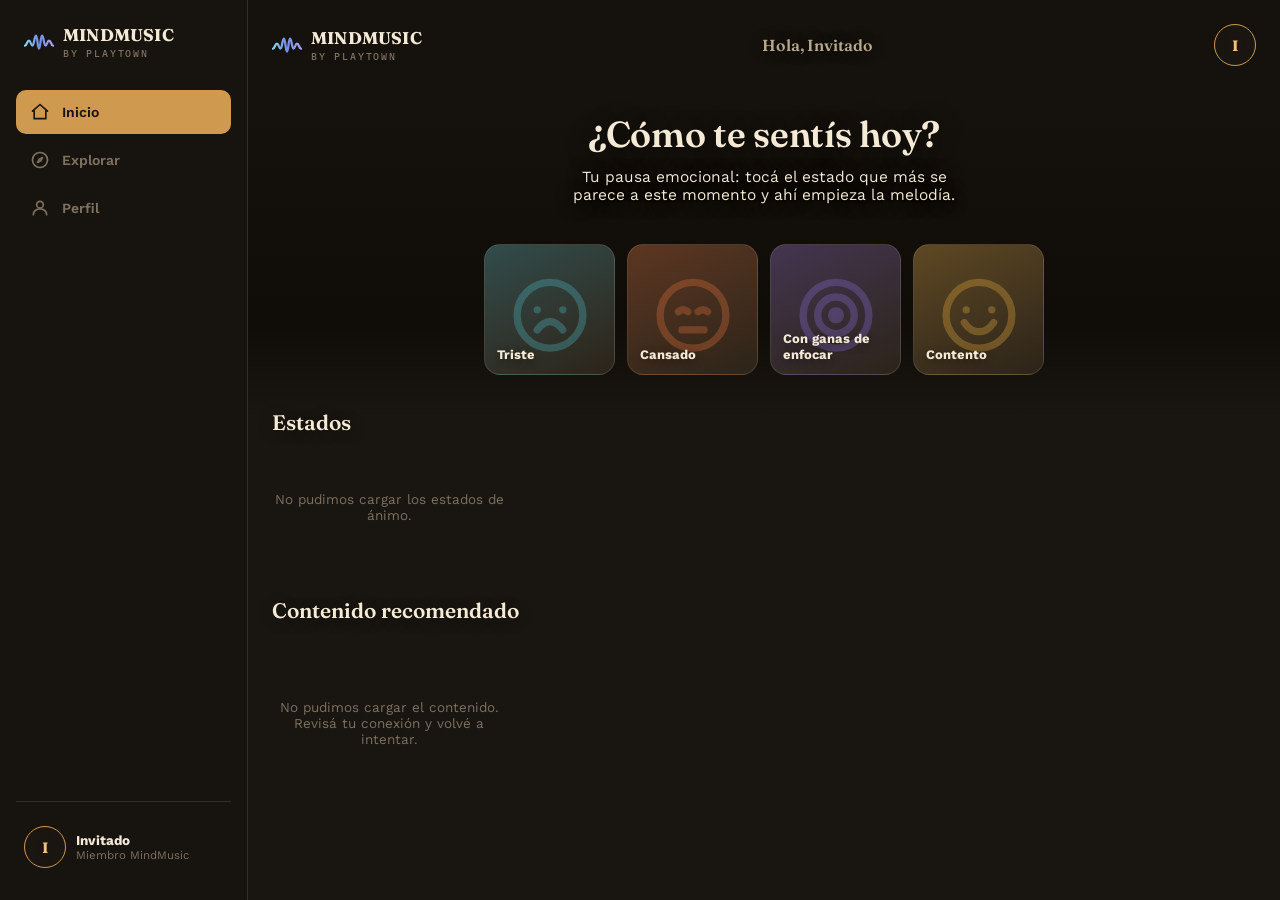
<file: index.html>
<!DOCTYPE html>
<html lang="es">
<head>
<meta charset="UTF-8">
<meta name="viewport" content="width=device-width, initial-scale=1.0, viewport-fit=cover">
<title>MindMusic — Inicio</title>
<link rel="preconnect" href="https://fonts.googleapis.com">
<link rel="preconnect" href="https://fonts.gstatic.com" crossorigin>
<link href="https://fonts.googleapis.com/css2?family=Fraunces:opsz,wght@9..144,500;9..144,600;9..144,700&family=Work+Sans:wght@400;500;600;700&family=IBM+Plex+Mono:wght@400;500&display=swap" rel="stylesheet">
<link rel="icon" type="image/svg+xml" href="favicon.svg">
<link rel="apple-touch-icon" href="favicon.svg">
<link rel="stylesheet" href="styles.css">
</head>
<body>
<div class="photo-hero" aria-hidden="true"></div>

<div id="home-container" class="page">
  <header class="app-header">
    <div class="brand"><svg class="brand-icon" viewBox="0 0 120 64" fill="none" aria-hidden="true"><defs><linearGradient id="mmWaveHeader" x1="0" y1="0" x2="120" y2="0" gradientUnits="userSpaceOnUse"><stop offset="0%" stop-color="#8FD9E8"/><stop offset="50%" stop-color="#6E8EE8"/><stop offset="100%" stop-color="#B3A6EE"/></linearGradient></defs><path d="M4,46 C12,46 12,26 20,26 C27,26 27,46 34,46 C41,46 41,6 48,6 C54,6 54,58 60,58 C66,58 66,6 72,6 C79,6 79,46 86,46 C93,46 93,26 100,26 C108,26 108,46 116,46" stroke="url(#mmWaveHeader)" stroke-width="9" stroke-linecap="round" stroke-linejoin="round"/></svg><span class="brand-text">MINDMUSIC<small>by Playtown</small></span></div>
    <div class="header-greet">Hola, <span class="js-greet-name">Invitado</span></div>
    <div class="header-actions">
      <a class="avatar js-avatar" href="perfil.html">I</a>
    </div>
  </header>

  <section class="hero">
    <h1 class="hero-title js-greet-title">¿Cómo te sentís hoy?</h1>
    <p class="hero-sub">Tu pausa emocional: tocá el estado que más se parece a este momento y ahí empieza la melodía.</p>
  </section>

  <div class="quick-moods">
    <a class="quick-mood-card" href="mood.html?id=calma" style="--m-ink:#4FB8C4">
      <div class="quick-mood-icon"><svg viewBox="0 0 24 24" fill="none" stroke="currentColor" stroke-width="2" stroke-linecap="round" stroke-linejoin="round"><circle cx="12" cy="12" r="9"/><path d="M8.5 10.5h.01M15.5 10.5h.01"/><path d="M8.5 16c1-1.5 2.5-2.3 3.5-2.3s2.5.8 3.5 2.3"/></svg></div>
      <span class="quick-mood-label">Triste</span>
    </a>
    <a class="quick-mood-card" href="mood.html?id=energia" style="--m-ink:#E2703A">
      <div class="quick-mood-icon"><svg viewBox="0 0 24 24" fill="none" stroke="currentColor" stroke-width="2" stroke-linecap="round" stroke-linejoin="round"><circle cx="12" cy="12" r="9"/><path d="M8 11c.8-.6 1.8-.6 2.6 0M13.4 11c.8-.6 1.8-.6 2.6 0"/><path d="M9 16h6"/></svg></div>
      <span class="quick-mood-label">Cansado</span>
    </a>
    <a class="quick-mood-card" href="mood.html?id=foco" style="--m-ink:#8C6BD6">
      <div class="quick-mood-icon"><svg viewBox="0 0 24 24" fill="none" stroke="currentColor" stroke-width="2"><circle cx="12" cy="12" r="9"/><circle cx="12" cy="12" r="5"/><circle cx="12" cy="12" r="1.2" fill="currentColor"/></svg></div>
      <span class="quick-mood-label">Con ganas de enfocar</span>
    </a>
    <a class="quick-mood-card" href="mood.html?id=alegria" style="--m-ink:#E8AB3E">
      <div class="quick-mood-icon"><svg viewBox="0 0 24 24" fill="none" stroke="currentColor" stroke-width="2" stroke-linecap="round" stroke-linejoin="round"><circle cx="12" cy="12" r="9"/><path d="M8.5 10.5h.01M15.5 10.5h.01"/><path d="M8 14c1 1.6 2.6 2.5 4 2.5s3-.9 4-2.5"/></svg></div>
      <span class="quick-mood-label">Contento</span>
    </a>
  </div>

  <div class="section-head">
    <h2>Estados</h2>
  </div>
  <div class="mood-grid" id="home-moods"></div>

  <div class="section-head">
    <h2>Contenido recomendado</h2>
  </div>
  <div class="tabs" id="home-tabs"></div>
  <div class="track-grid" id="home-tracks" style="margin-top:16px"></div>
</div>

<nav class="app-nav">
  <div class="nav-top"><div class="brand"><svg class="brand-icon" viewBox="0 0 120 64" fill="none" aria-hidden="true"><defs><linearGradient id="mmWaveNav" x1="0" y1="0" x2="120" y2="0" gradientUnits="userSpaceOnUse"><stop offset="0%" stop-color="#8FD9E8"/><stop offset="50%" stop-color="#6E8EE8"/><stop offset="100%" stop-color="#B3A6EE"/></linearGradient></defs><path d="M4,46 C12,46 12,26 20,26 C27,26 27,46 34,46 C41,46 41,6 48,6 C54,6 54,58 60,58 C66,58 66,6 72,6 C79,6 79,46 86,46 C93,46 93,26 100,26 C108,26 108,46 116,46" stroke="url(#mmWaveNav)" stroke-width="9" stroke-linecap="round" stroke-linejoin="round"/></svg><span class="brand-text">MINDMUSIC<small>by Playtown</small></span></div></div>
  <div class="nav-links">
    <a class="nav-item" id="nav-home" href="index.html">
      <svg viewBox="0 0 24 24" fill="none" stroke="currentColor" stroke-width="2" stroke-linecap="round" stroke-linejoin="round"><path d="M3 11l9-8 9 8"/><path d="M5 10v10h14V10"/></svg>
      <span>Inicio</span>
    </a>
    <a class="nav-item" id="nav-explorar" href="explorar.html">
      <svg viewBox="0 0 24 24" fill="none" stroke="currentColor" stroke-width="2" stroke-linecap="round" stroke-linejoin="round"><circle cx="12" cy="12" r="9"/><path d="m15 9-4 2-2 4 4-2z"/></svg>
      <span>Explorar</span>
    </a>
    <a class="nav-item" id="nav-perfil" href="perfil.html">
      <svg viewBox="0 0 24 24" fill="none" stroke="currentColor" stroke-width="2" stroke-linecap="round" stroke-linejoin="round"><circle cx="12" cy="8" r="4"/><path d="M4 20c0-4 3.5-7 8-7s8 3 8 7"/></svg>
      <span>Perfil</span>
    </a>
  </div>
  <div class="nav-bottom">
    <a class="nav-user" href="perfil.html">
      <div class="avatar js-avatar">I</div>
      <div>
        <p class="nav-user-name">Invitado</p>
        <p class="nav-user-sub">Miembro MindMusic</p>
      </div>
    </a>
  </div>
</nav>

<script src="app-data.js"></script>
<script src="app.js"></script>
</body>
</html>
</file>
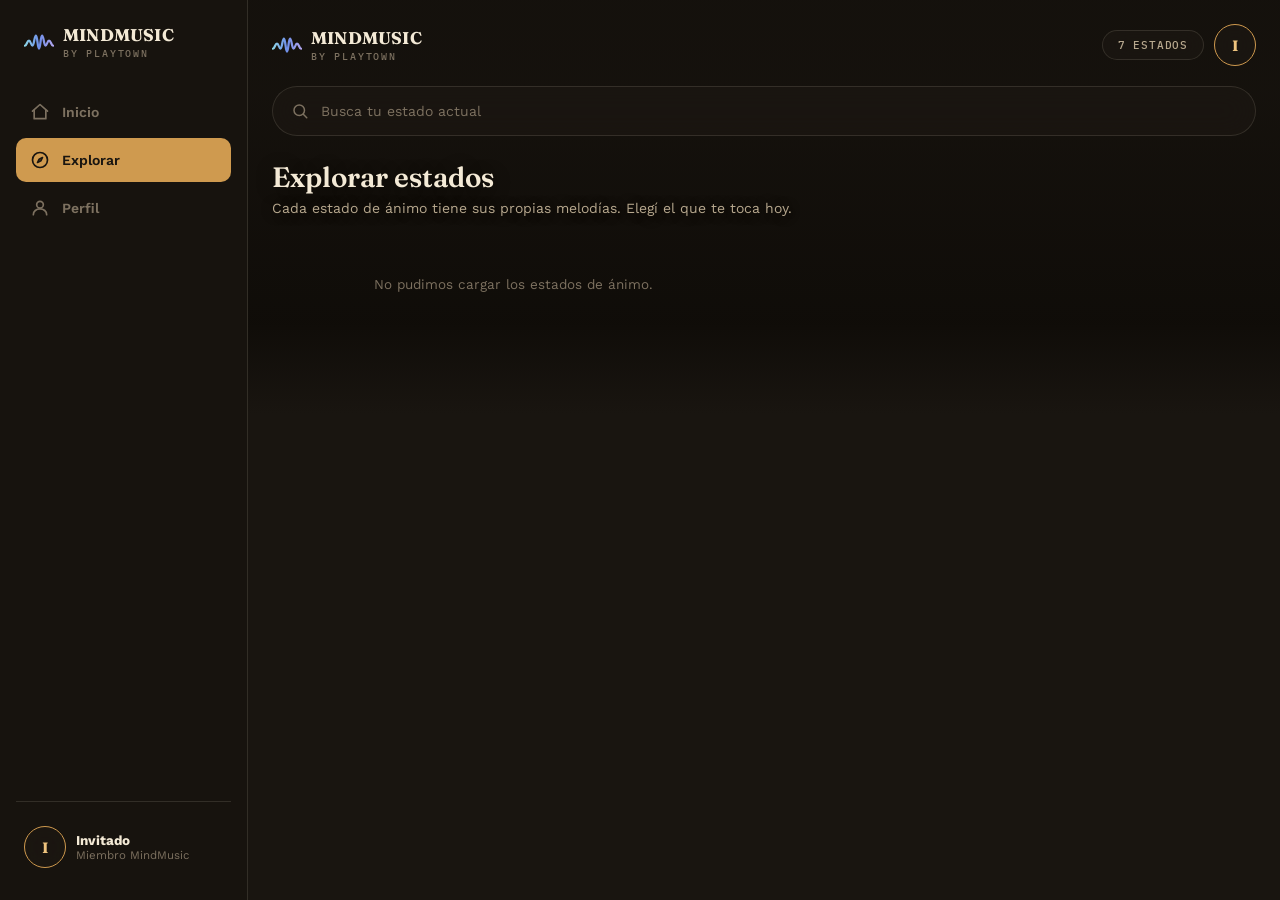
<file: explorar.html>
<!DOCTYPE html>
<html lang="es">
<head>
<meta charset="UTF-8">
<meta name="viewport" content="width=device-width, initial-scale=1.0, viewport-fit=cover">
<title>MindMusic — Explorar</title>
<link rel="preconnect" href="https://fonts.googleapis.com">
<link rel="preconnect" href="https://fonts.gstatic.com" crossorigin>
<link href="https://fonts.googleapis.com/css2?family=Fraunces:opsz,wght@9..144,500;9..144,600;9..144,700&family=Work+Sans:wght@400;500;600;700&family=IBM+Plex+Mono:wght@400;500&display=swap" rel="stylesheet">
<link rel="icon" type="image/svg+xml" href="favicon.svg">
<link rel="apple-touch-icon" href="favicon.svg">
<link rel="stylesheet" href="styles.css">
</head>
<body>
<div class="photo-hero" aria-hidden="true"></div>

<div id="explorar-container" class="page">
  <header class="app-header">
    <div class="brand"><svg class="brand-icon" viewBox="0 0 120 64" fill="none" aria-hidden="true"><defs><linearGradient id="mmWaveHeader" x1="0" y1="0" x2="120" y2="0" gradientUnits="userSpaceOnUse"><stop offset="0%" stop-color="#8FD9E8"/><stop offset="50%" stop-color="#6E8EE8"/><stop offset="100%" stop-color="#B3A6EE"/></linearGradient></defs><path d="M4,46 C12,46 12,26 20,26 C27,26 27,46 34,46 C41,46 41,6 48,6 C54,6 54,58 60,58 C66,58 66,6 72,6 C79,6 79,46 86,46 C93,46 93,26 100,26 C108,26 108,46 116,46" stroke="url(#mmWaveHeader)" stroke-width="9" stroke-linecap="round" stroke-linejoin="round"/></svg><span class="brand-text">MINDMUSIC<small>by Playtown</small></span></div>
    <div class="header-actions">
      <span class="badge">7 estados</span>
      <a class="avatar js-avatar" href="perfil.html">I</a>
    </div>
  </header>

  <div class="search-bar">
    <svg viewBox="0 0 24 24" fill="none" stroke="currentColor" stroke-width="2" stroke-linecap="round"><circle cx="11" cy="11" r="7"/><path d="m21 21-4.3-4.3"/></svg>
    <input id="explorar-search" type="text" placeholder="Busca tu estado actual">
  </div>

  <h1 class="page-title">Explorar estados</h1>
  <p class="page-sub">Cada estado de ánimo tiene sus propias melodías. Elegí el que te toca hoy.</p>

  <div class="cat-grid" id="explorar-grid"></div>
</div>

<nav class="app-nav">
  <div class="nav-top"><div class="brand"><svg class="brand-icon" viewBox="0 0 120 64" fill="none" aria-hidden="true"><defs><linearGradient id="mmWaveNav" x1="0" y1="0" x2="120" y2="0" gradientUnits="userSpaceOnUse"><stop offset="0%" stop-color="#8FD9E8"/><stop offset="50%" stop-color="#6E8EE8"/><stop offset="100%" stop-color="#B3A6EE"/></linearGradient></defs><path d="M4,46 C12,46 12,26 20,26 C27,26 27,46 34,46 C41,46 41,6 48,6 C54,6 54,58 60,58 C66,58 66,6 72,6 C79,6 79,46 86,46 C93,46 93,26 100,26 C108,26 108,46 116,46" stroke="url(#mmWaveNav)" stroke-width="9" stroke-linecap="round" stroke-linejoin="round"/></svg><span class="brand-text">MINDMUSIC<small>by Playtown</small></span></div></div>
  <div class="nav-links">
    <a class="nav-item" id="nav-home" href="index.html">
      <svg viewBox="0 0 24 24" fill="none" stroke="currentColor" stroke-width="2" stroke-linecap="round" stroke-linejoin="round"><path d="M3 11l9-8 9 8"/><path d="M5 10v10h14V10"/></svg>
      <span>Inicio</span>
    </a>
    <a class="nav-item" id="nav-explorar" href="explorar.html">
      <svg viewBox="0 0 24 24" fill="none" stroke="currentColor" stroke-width="2" stroke-linecap="round" stroke-linejoin="round"><circle cx="12" cy="12" r="9"/><path d="m15 9-4 2-2 4 4-2z"/></svg>
      <span>Explorar</span>
    </a>
    <a class="nav-item" id="nav-perfil" href="perfil.html">
      <svg viewBox="0 0 24 24" fill="none" stroke="currentColor" stroke-width="2" stroke-linecap="round" stroke-linejoin="round"><circle cx="12" cy="8" r="4"/><path d="M4 20c0-4 3.5-7 8-7s8 3 8 7"/></svg>
      <span>Perfil</span>
    </a>
  </div>
  <div class="nav-bottom">
    <a class="nav-user" href="perfil.html">
      <div class="avatar js-avatar">I</div>
      <div>
        <p class="nav-user-name">Invitado</p>
        <p class="nav-user-sub">Miembro MindMusic</p>
      </div>
    </a>
  </div>
</nav>

<script src="app-data.js"></script>
<script src="app.js"></script>
</body>
</html>
</file>
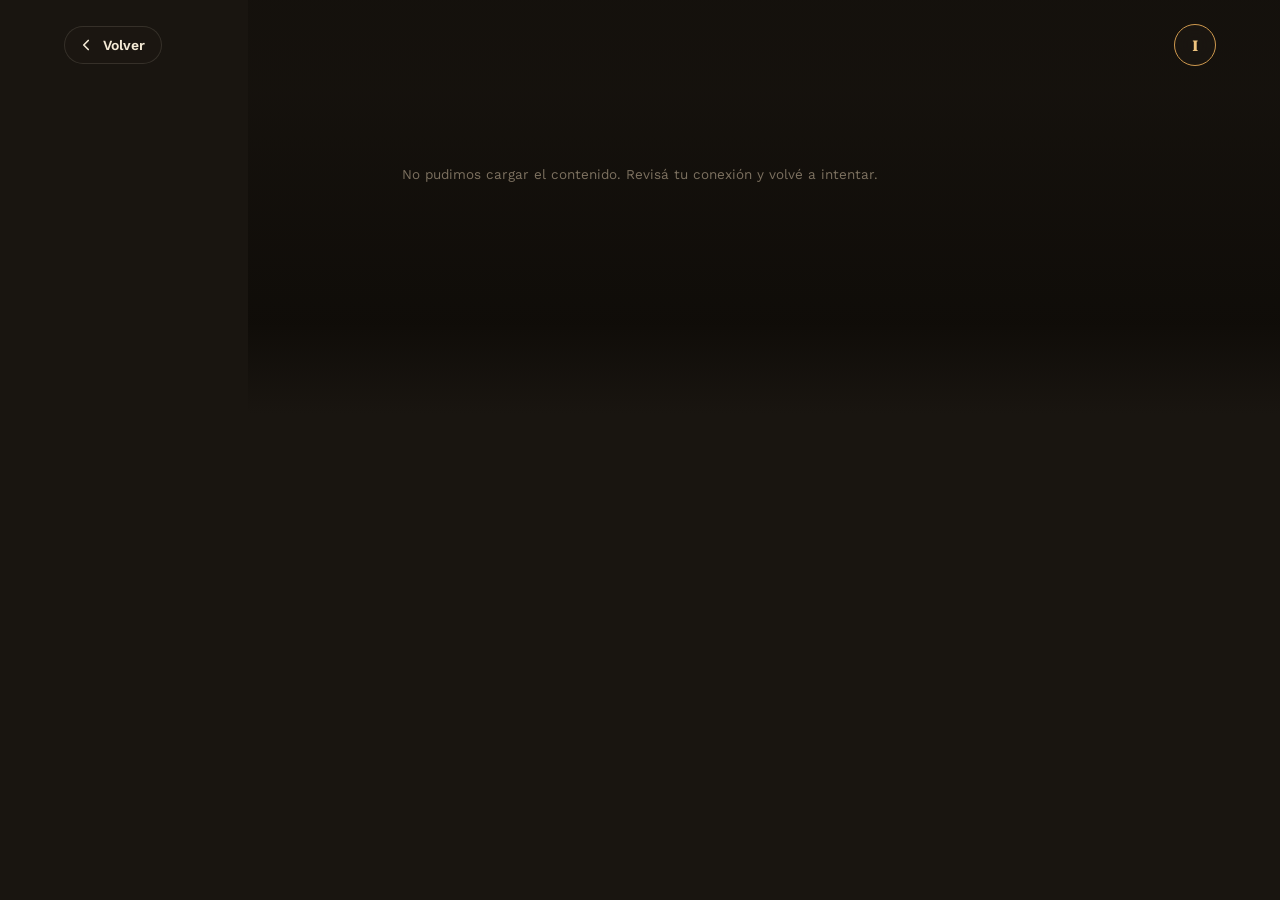
<file: mood.html>
<!DOCTYPE html>
<html lang="es">
<head>
<meta charset="UTF-8">
<meta name="viewport" content="width=device-width, initial-scale=1.0, viewport-fit=cover">
<title>MindMusic — Estado</title>
<link rel="preconnect" href="https://fonts.googleapis.com">
<link rel="preconnect" href="https://fonts.gstatic.com" crossorigin>
<link href="https://fonts.googleapis.com/css2?family=Fraunces:opsz,wght@9..144,500;9..144,600;9..144,700&family=Work+Sans:wght@400;500;600;700&family=IBM+Plex+Mono:wght@400;500&display=swap" rel="stylesheet">
<link rel="icon" type="image/svg+xml" href="favicon.svg">
<link rel="apple-touch-icon" href="favicon.svg">
<link rel="stylesheet" href="styles.css">
</head>
<body class="no-nav">
<div class="photo-hero" aria-hidden="true"></div>

<div id="mood-container" class="page">
  <header class="app-header">
    <a class="back-btn" href="javascript:history.back()">
      <svg viewBox="0 0 24 24" fill="none" stroke="currentColor" stroke-width="2.2" stroke-linecap="round" stroke-linejoin="round"><path d="M15 18l-6-6 6-6"/></svg>
      Volver
    </a>
    <a class="avatar js-avatar" href="perfil.html">I</a>
  </header>

  <div id="mood-loading" class="loading-wrap">
    <div class="spinner"></div>
    Cargando...
  </div>

  <div id="mood-content" style="display:none">
    <section class="hero" style="padding-top:0">
      <div class="mood-icon mood-icon-lg" id="mood-icon" style="margin:0 auto 16px"></div>
      <h1 class="hero-title" id="mood-title"></h1>
      <p class="hero-sub" id="mood-sub"></p>
    </section>

    <section id="mood-playlists-section">
      <div class="section-head">
        <h2>La selección completa</h2>
      </div>
      <div id="mood-playlists"></div>
    </section>

    <section id="mood-songs-section">
      <div class="section-head">
        <h2>Melodias</h2>
        <span class="section-note">Elegí uno solo</span>
      </div>
      <div class="track-grid" id="mood-songs"></div>
    </section>
  </div>
</div>

<script src="app-data.js"></script>
<script src="app.js"></script>
</body>
</html>
</file>
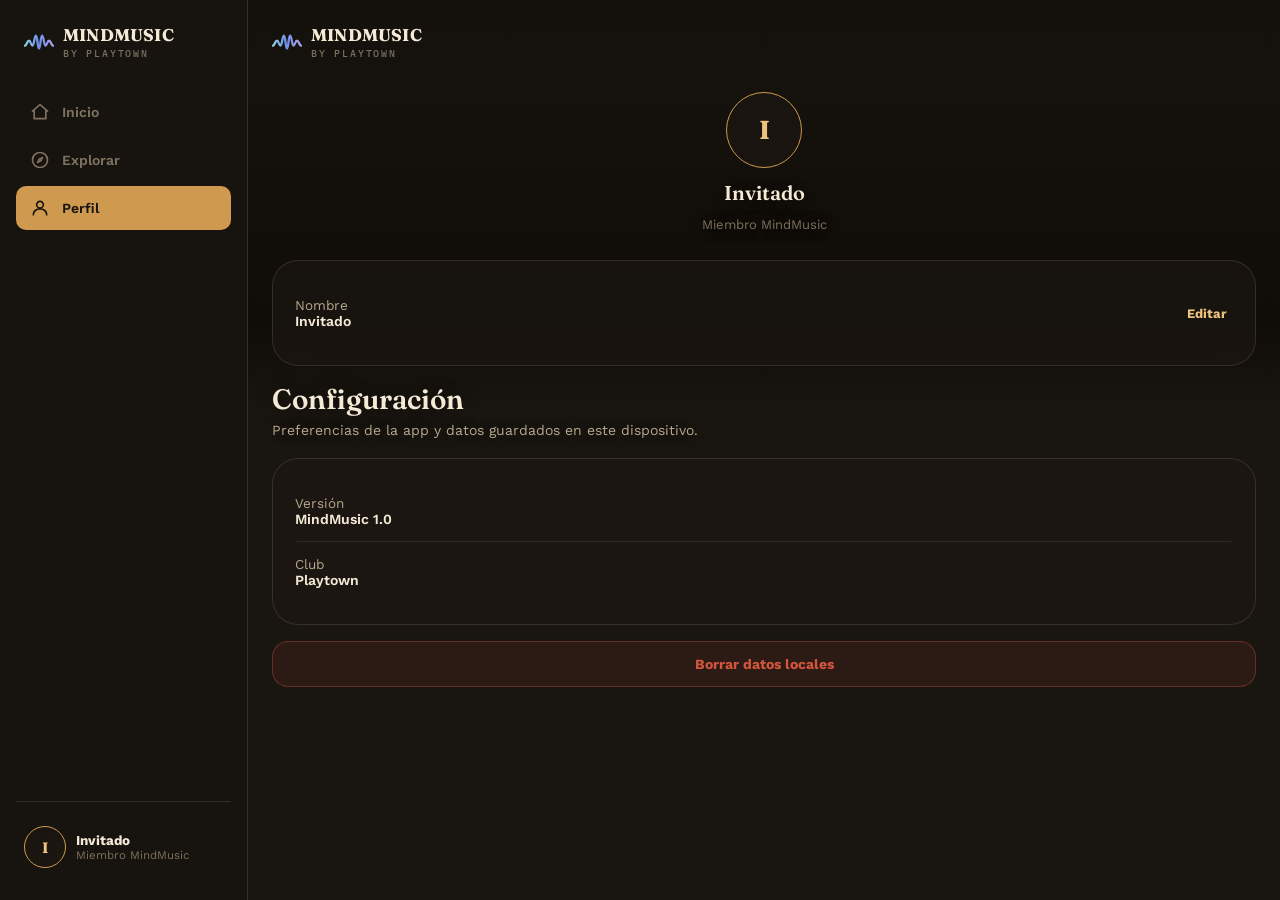
<file: perfil.html>
<!DOCTYPE html>
<html lang="es">
<head>
<meta charset="UTF-8">
<meta name="viewport" content="width=device-width, initial-scale=1.0, viewport-fit=cover">
<title>MindMusic — Perfil</title>
<link rel="preconnect" href="https://fonts.googleapis.com">
<link rel="preconnect" href="https://fonts.gstatic.com" crossorigin>
<link href="https://fonts.googleapis.com/css2?family=Fraunces:opsz,wght@9..144,500;9..144,600;9..144,700&family=Work+Sans:wght@400;500;600;700&family=IBM+Plex+Mono:wght@400;500&display=swap" rel="stylesheet">
<link rel="icon" type="image/svg+xml" href="favicon.svg">
<link rel="apple-touch-icon" href="favicon.svg">
<link rel="stylesheet" href="styles.css">
</head>
<body>
<div class="photo-hero" aria-hidden="true"></div>

<div id="perfil-container" class="page">
  <header class="app-header">
    <div class="brand"><svg class="brand-icon" viewBox="0 0 120 64" fill="none" aria-hidden="true"><defs><linearGradient id="mmWaveHeader" x1="0" y1="0" x2="120" y2="0" gradientUnits="userSpaceOnUse"><stop offset="0%" stop-color="#8FD9E8"/><stop offset="50%" stop-color="#6E8EE8"/><stop offset="100%" stop-color="#B3A6EE"/></linearGradient></defs><path d="M4,46 C12,46 12,26 20,26 C27,26 27,46 34,46 C41,46 41,6 48,6 C54,6 54,58 60,58 C66,58 66,6 72,6 C79,6 79,46 86,46 C93,46 93,26 100,26 C108,26 108,46 116,46" stroke="url(#mmWaveHeader)" stroke-width="9" stroke-linecap="round" stroke-linejoin="round"/></svg><span class="brand-text">MINDMUSIC<small>by Playtown</small></span></div>
  </header>

  <div class="profile-head">
    <div class="avatar" id="perfil-avatar" style="width:76px;height:76px;font-size:26px">I</div>
    <h2 id="perfil-name">Invitado</h2>
    <p>Miembro MindMusic</p>
  </div>

  <div class="form-block">
    <div class="form-row">
      <div>
        <div class="label">Nombre</div>
        <div class="value" id="perfil-name-value">Invitado</div>
      </div>
      <button class="edit-link" id="edit-name-btn">Editar</button>
    </div>
  </div>

  <h1 class="page-title">Configuración</h1>
  <p class="page-sub">Preferencias de la app y datos guardados en este dispositivo.</p>

  <div class="form-block">
    <div class="form-row">
      <div>
        <div class="label">Versión</div>
        <div class="value">MindMusic 1.0</div>
      </div>
    </div>
    <div class="form-row">
      <div>
        <div class="label">Club</div>
        <div class="value">Playtown</div>
      </div>
    </div>
  </div>

  <button class="danger-btn" id="reset-data-btn">Borrar datos locales</button>
</div>

<div class="modal-backdrop" id="edit-modal">
  <div class="modal-sheet">
    <h3>Editar nombre</h3>
    <input id="modal-input" type="text" placeholder="Tu nombre" maxlength="30">
    <div class="modal-actions">
      <button class="cancel" id="modal-cancel">Cancelar</button>
      <button class="save" id="modal-save">Guardar</button>
    </div>
  </div>
</div>

<nav class="app-nav">
  <div class="nav-top"><div class="brand"><svg class="brand-icon" viewBox="0 0 120 64" fill="none" aria-hidden="true"><defs><linearGradient id="mmWaveNav" x1="0" y1="0" x2="120" y2="0" gradientUnits="userSpaceOnUse"><stop offset="0%" stop-color="#8FD9E8"/><stop offset="50%" stop-color="#6E8EE8"/><stop offset="100%" stop-color="#B3A6EE"/></linearGradient></defs><path d="M4,46 C12,46 12,26 20,26 C27,26 27,46 34,46 C41,46 41,6 48,6 C54,6 54,58 60,58 C66,58 66,6 72,6 C79,6 79,46 86,46 C93,46 93,26 100,26 C108,26 108,46 116,46" stroke="url(#mmWaveNav)" stroke-width="9" stroke-linecap="round" stroke-linejoin="round"/></svg><span class="brand-text">MINDMUSIC<small>by Playtown</small></span></div></div>
  <div class="nav-links">
    <a class="nav-item" id="nav-home" href="index.html">
      <svg viewBox="0 0 24 24" fill="none" stroke="currentColor" stroke-width="2" stroke-linecap="round" stroke-linejoin="round"><path d="M3 11l9-8 9 8"/><path d="M5 10v10h14V10"/></svg>
      <span>Inicio</span>
    </a>
    <a class="nav-item" id="nav-explorar" href="explorar.html">
      <svg viewBox="0 0 24 24" fill="none" stroke="currentColor" stroke-width="2" stroke-linecap="round" stroke-linejoin="round"><circle cx="12" cy="12" r="9"/><path d="m15 9-4 2-2 4 4-2z"/></svg>
      <span>Explorar</span>
    </a>
    <a class="nav-item" id="nav-perfil" href="perfil.html">
      <svg viewBox="0 0 24 24" fill="none" stroke="currentColor" stroke-width="2" stroke-linecap="round" stroke-linejoin="round"><circle cx="12" cy="8" r="4"/><path d="M4 20c0-4 3.5-7 8-7s8 3 8 7"/></svg>
      <span>Perfil</span>
    </a>
  </div>
  <div class="nav-bottom">
    <a class="nav-user" href="perfil.html">
      <div class="avatar js-avatar">I</div>
      <div>
        <p class="nav-user-name">Invitado</p>
        <p class="nav-user-sub">Miembro MindMusic</p>
      </div>
    </a>
  </div>
</nav>

<script src="app-data.js"></script>
<script src="app.js"></script>
</body>
</html>
</file>
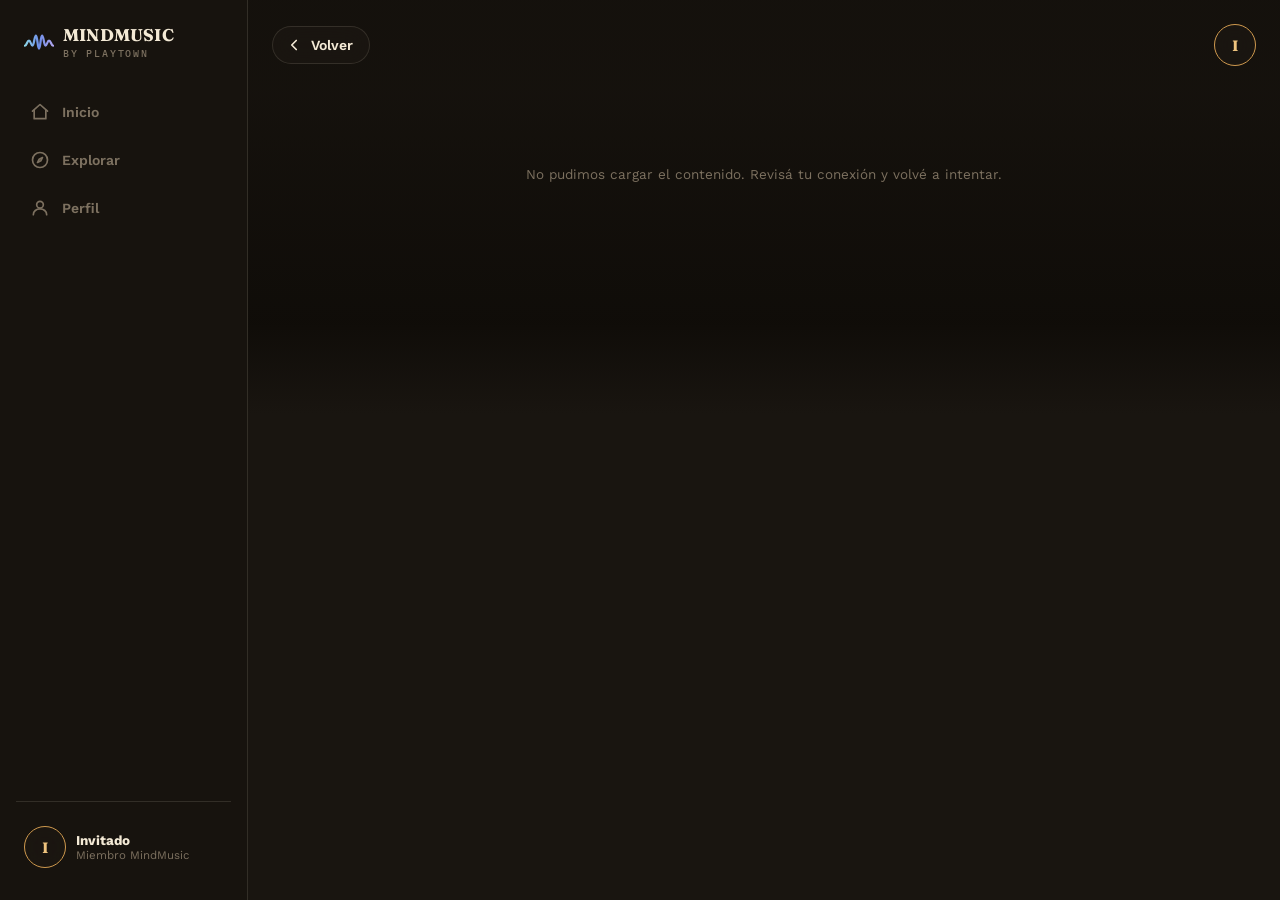
<file: player.html>
<!DOCTYPE html>
<html lang="es">
<head>
<meta charset="UTF-8">
<meta name="viewport" content="width=device-width, initial-scale=1.0, viewport-fit=cover">
<title>MindMusic — Reproductor</title>
<link rel="preconnect" href="https://fonts.googleapis.com">
<link rel="preconnect" href="https://fonts.gstatic.com" crossorigin>
<link href="https://fonts.googleapis.com/css2?family=Fraunces:opsz,wght@9..144,500;9..144,600;9..144,700&family=Work+Sans:wght@400;500;600;700&family=IBM+Plex+Mono:wght@400;500&display=swap" rel="stylesheet">
<link rel="icon" type="image/svg+xml" href="favicon.svg">
<link rel="apple-touch-icon" href="favicon.svg">
<link rel="stylesheet" href="styles.css">
</head>
<body>
<div class="photo-hero" aria-hidden="true"></div>

<div id="player-container" class="page">
  <header class="app-header">
    <a class="back-btn" href="javascript:history.back()">
      <svg viewBox="0 0 24 24" fill="none" stroke="currentColor" stroke-width="2.2" stroke-linecap="round" stroke-linejoin="round"><path d="M15 18l-6-6 6-6"/></svg>
      Volver
    </a>
    <div class="header-actions">
      <a class="avatar js-avatar" href="perfil.html">I</a>
    </div>
  </header>

  <div id="player-loading" class="loading-wrap">
    <div class="spinner"></div>
    Cargando...
  </div>

  <div id="player-content" style="display:none">
    <span class="badge center" id="mood-badge">MOOD ACTUAL</span>

    <div class="player-wrap">
      <div class="player-visual" id="player-visual">
        <canvas id="wave-canvas" class="wave-canvas" aria-hidden="true"></canvas>
        <div class="wave-veil" aria-hidden="true"></div>
      </div>

      <div class="player-art" id="player-art"></div>
      <h1 class="player-title" id="player-title"></h1>
      <p class="player-desc" id="player-desc"></p>

      <div class="progress-wrap">
        <div class="progress-track" id="progress-track">
          <div class="progress-fill" id="progress-fill"></div>
        </div>
        <div class="progress-times">
          <span id="time-current">0:00</span>
          <span id="time-total">0:00</span>
        </div>
      </div>

      <div class="controls">
        <button class="ctrl-btn" id="shuffle-btn" aria-label="Aleatorio">
          <svg viewBox="0 0 24 24" fill="none" stroke="currentColor" stroke-width="2" stroke-linecap="round" stroke-linejoin="round"><path d="M3 6h3.5L15 18h3.5M3 18h3.5l2-2.7M16 6h2.5M18.5 6 16 3.5M18.5 6 16 8.5M18.5 18 16 15.5M18.5 18 16 20.5"/></svg>
        </button>
        <button class="ctrl-btn" id="prev-btn" aria-label="Anterior">
          <svg viewBox="0 0 24 24" fill="currentColor"><path d="M6 5h2v14H6zM20 5v14l-11-7z"/></svg>
        </button>
        <button class="play-main" id="play-main" aria-label="Reproducir">
          <svg viewBox="0 0 24 24" fill="currentColor"><path d="M8 5v14l11-7z"/></svg>
        </button>
        <button class="ctrl-btn" id="next-btn" aria-label="Siguiente">
          <svg viewBox="0 0 24 24" fill="currentColor"><path d="M16 5h2v14h-2zM4 5v14l11-7z"/></svg>
        </button>
        <button class="ctrl-btn" id="repeat-btn" aria-label="Repetir">
          <svg viewBox="0 0 24 24" fill="none" stroke="currentColor" stroke-width="2" stroke-linecap="round" stroke-linejoin="round"><path d="M17 2l4 4-4 4M3 11V9a4 4 0 0 1 4-4h14M7 22l-4-4 4-4M21 13v2a4 4 0 0 1-4 4H3"/></svg>
        </button>
      </div>
    </div>

    <section id="player-queue" class="queue" style="display:none">
      <div class="section-head">
        <h2>De la playlist</h2>
        <a class="queue-link" id="queue-open" href="#">Ver playlist</a>
      </div>
      <div class="tracklist" id="queue-list"></div>
    </section>
  </div>

  <audio id="player-audio" preload="metadata"></audio>
</div>

<nav class="app-nav">
  <div class="nav-top"><div class="brand"><svg class="brand-icon" viewBox="0 0 120 64" fill="none" aria-hidden="true"><defs><linearGradient id="mmWaveNav" x1="0" y1="0" x2="120" y2="0" gradientUnits="userSpaceOnUse"><stop offset="0%" stop-color="#8FD9E8"/><stop offset="50%" stop-color="#6E8EE8"/><stop offset="100%" stop-color="#B3A6EE"/></linearGradient></defs><path d="M4,46 C12,46 12,26 20,26 C27,26 27,46 34,46 C41,46 41,6 48,6 C54,6 54,58 60,58 C66,58 66,6 72,6 C79,6 79,46 86,46 C93,46 93,26 100,26 C108,26 108,46 116,46" stroke="url(#mmWaveNav)" stroke-width="9" stroke-linecap="round" stroke-linejoin="round"/></svg><span class="brand-text">MINDMUSIC<small>by Playtown</small></span></div></div>
  <div class="nav-links">
    <a class="nav-item" id="nav-home" href="index.html">
      <svg viewBox="0 0 24 24" fill="none" stroke="currentColor" stroke-width="2" stroke-linecap="round" stroke-linejoin="round"><path d="M3 11l9-8 9 8"/><path d="M5 10v10h14V10"/></svg>
      <span>Inicio</span>
    </a>
    <a class="nav-item" id="nav-explorar" href="explorar.html">
      <svg viewBox="0 0 24 24" fill="none" stroke="currentColor" stroke-width="2" stroke-linecap="round" stroke-linejoin="round"><circle cx="12" cy="12" r="9"/><path d="m15 9-4 2-2 4 4-2z"/></svg>
      <span>Explorar</span>
    </a>
    <a class="nav-item" id="nav-perfil" href="perfil.html">
      <svg viewBox="0 0 24 24" fill="none" stroke="currentColor" stroke-width="2" stroke-linecap="round" stroke-linejoin="round"><circle cx="12" cy="8" r="4"/><path d="M4 20c0-4 3.5-7 8-7s8 3 8 7"/></svg>
      <span>Perfil</span>
    </a>
  </div>
  <div class="nav-bottom">
    <a class="nav-user" href="perfil.html">
      <div class="avatar js-avatar">I</div>
      <div>
        <p class="nav-user-name">Invitado</p>
        <p class="nav-user-sub">Miembro MindMusic</p>
      </div>
    </a>
  </div>
</nav>

<script src="app-data.js"></script>
<script src="app.js"></script>
</body>
</html>
</file>
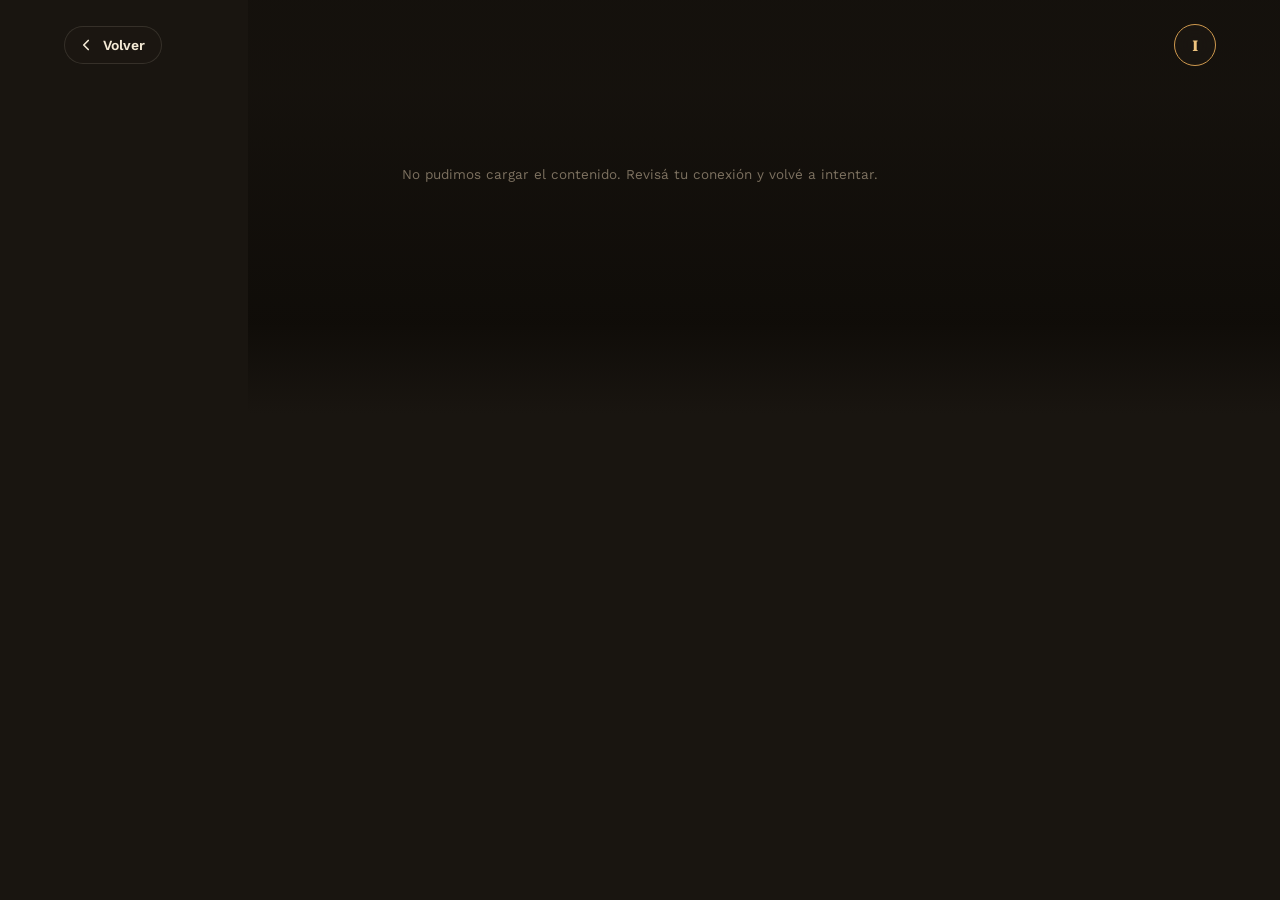
<file: playlist.html>
<!DOCTYPE html>
<html lang="es">
<head>
<meta charset="UTF-8">
<meta name="viewport" content="width=device-width, initial-scale=1.0, viewport-fit=cover">
<title>MindMusic — Playlist</title>
<link rel="preconnect" href="https://fonts.googleapis.com">
<link rel="preconnect" href="https://fonts.gstatic.com" crossorigin>
<link href="https://fonts.googleapis.com/css2?family=Fraunces:opsz,wght@9..144,500;9..144,600;9..144,700&family=Work+Sans:wght@400;500;600;700&family=IBM+Plex+Mono:wght@400;500&display=swap" rel="stylesheet">
<link rel="icon" type="image/svg+xml" href="favicon.svg">
<link rel="apple-touch-icon" href="favicon.svg">
<link rel="stylesheet" href="styles.css">
</head>
<body class="no-nav">
<div class="photo-hero" aria-hidden="true"></div>

<div id="playlist-container" class="page">
  <header class="app-header">
    <a class="back-btn" href="javascript:history.back()">
      <svg viewBox="0 0 24 24" fill="none" stroke="currentColor" stroke-width="2.2" stroke-linecap="round" stroke-linejoin="round"><path d="M15 18l-6-6 6-6"/></svg>
      Volver
    </a>
    <a class="avatar js-avatar" href="perfil.html">I</a>
  </header>

  <div id="playlist-loading" class="loading-wrap">
    <div class="spinner"></div>
    Cargando...
  </div>

  <div id="playlist-content" style="display:none">
    <div class="playlist-head">
      <div class="cover cover--stack" id="playlist-cover"></div>
      <div class="meta">
        <span class="playlist-kind">Playlist</span>
        <h1 id="playlist-title"></h1>
        <p id="playlist-desc"></p>
      </div>
    </div>

    <div class="section-head">
      <h2>Temas de esta playlist</h2>
    </div>
    <div class="tracklist" id="playlist-tracklist"></div>
  </div>
</div>

<script src="app-data.js"></script>
<script src="app.js"></script>
</body>
</html>
</file>
<file: styles.css>
/* ============================================================
   MINDMUSIC — design system
   Cada estado de ánimo es un disco. Cada playlist, una funda con
   varios discos adentro. Abrir una playlist es leer el dorso de
   la funda: la lista de temas, uno atrás de otro.
   ============================================================ */

:root {
  --ink: #191510;
  --surface: #241e17;
  --surface-2: #2c2419;
  --surface-3: #352b1e;
  --edge: #3c3121;
  --edge-soft: #2c2419;

  --paper: #f4ead6;
  --paper-dim: #b7a88e;
  --paper-faint: #7d7160;

  --brass: #cf9a4f;
  --brass-hi: #eec37e;
  --danger: #d1553c;

  /* glass surfaces float over the full-bleed landscape photo */
  --glass: rgba(30, 25, 19, 0.58);
  --glass-strong: rgba(24, 20, 15, 0.78);
  --glass-edge: rgba(244, 234, 214, 0.12);
  --scrim: linear-gradient(180deg, rgba(15,12,8,.46) 0%, rgba(15,12,8,.4) 22%, rgba(15,12,8,.62) 45%, rgba(15,12,8,.94) 78%, var(--ink) 100%);

  /* signature app-wide landscape (Discover/Perfil/Config chrome) */
  --app-photo: url('https://images.unsplash.com/photo-1580920824014-54845d91a8ad?auto=format&fit=crop&w=2400&q=75');

  --rl: 26px;
  --rm: 16px;
  --rs: 10px;

  --nav-h: 78px;
  --sidebar-w: 248px;

  --font-display: 'Fraunces', Georgia, 'Times New Roman', serif;
  --font-body: 'Work Sans', -apple-system, BlinkMacSystemFont, "Segoe UI", Roboto, Helvetica, Arial, sans-serif;
  --font-mono: 'IBM Plex Mono', ui-monospace, SFMono-Regular, Menlo, Consolas, monospace;

  font-family: var(--font-body);
}

* { box-sizing: border-box; }

html, body {
  margin: 0;
  padding: 0;
  background: var(--ink);
  color: var(--paper);
  -webkit-font-smoothing: antialiased;
}

body {
  padding-bottom: calc(var(--nav-h) + 16px);
  min-height: 100vh;
  overflow-x: hidden;
}
body.no-nav { padding-bottom: 24px; }

/* ---------- photo hero band ---------- */
/* Foto real de paisaje a pantalla completa en la franja superior: vive
   como hermano de .page (no fixed — barato de pintar al hacer scroll) y
   .page se dibuja encima con z-index, así header + saludo quedan sobre
   la foto igual que en la referencia. Debajo de la franja, el resto del
   contenido sigue en el fondo oscuro de siempre. */
.photo-hero {
  position: absolute;
  top: 0;
  left: 0;
  right: 0;
  height: 62vh;
  min-height: 380px;
  max-height: 620px;
  background-image: var(--scrim), var(--ambient, var(--app-photo));
  background-size: cover;
  background-position: center;
  background-repeat: no-repeat;
  z-index: 0;
}
@media (min-width: 900px) {
  .photo-hero { left: var(--sidebar-w); height: 46vh; min-height: 340px; }
}
@media (min-width: 900px) {
  body.no-nav { padding-left: 0; }
}

img { max-width: 100%; display: block; }
a { color: inherit; text-decoration: none; }
button { font-family: inherit; cursor: pointer; border: none; background: none; color: inherit; }
input { font-family: inherit; }

:focus-visible {
  outline: 2px solid var(--brass-hi);
  outline-offset: 3px;
  border-radius: 4px;
}

@media (prefers-reduced-motion: reduce) {
  *, *::before, *::after {
    animation-duration: 0.001ms !important;
    animation-iteration-count: 1 !important;
    transition-duration: 0.001ms !important;
  }
}

.page {
  position: relative;
  z-index: 1;
  max-width: 1100px;
  margin: 0 auto;
  padding: 20px 16px 8px;
}

/* ---------- header ---------- */

.app-header {
  display: flex;
  align-items: center;
  justify-content: space-between;
  gap: 12px;
  padding: 4px 0 20px;
}

.brand {
  display: flex;
  align-items: center;
  gap: 9px;
}
.brand-icon {
  width: 30px;
  height: 16px;
  flex-shrink: 0;
  display: block;
}
.brand-text {
  font-family: var(--font-display);
  font-weight: 700;
  font-size: 17px;
  letter-spacing: 0.2px;
  white-space: nowrap;
}
.brand-text small {
  display: block;
  font-family: var(--font-mono);
  font-weight: 500;
  font-size: 9.5px;
  color: var(--paper-faint);
  letter-spacing: 1.8px;
  text-transform: uppercase;
  margin-top: 2px;
}

.header-greet {
  display: none;
  font-family: var(--font-display);
  font-size: 16px;
  font-weight: 600;
  color: var(--paper-dim);
  text-shadow: 0 1px 12px rgba(0,0,0,0.5);
}

.header-actions {
  display: flex;
  align-items: center;
  gap: 10px;
}

.back-btn {
  display: inline-flex;
  align-items: center;
  gap: 8px;
  color: var(--paper);
  font-weight: 600;
  font-size: 14px;
  padding: 9px 16px 9px 12px;
  border-radius: 999px;
  background: var(--glass);
  backdrop-filter: blur(14px);
  -webkit-backdrop-filter: blur(14px);
  border: 1px solid var(--glass-edge);
  transition: color 0.15s ease, border-color 0.15s ease;
}
.back-btn svg { width: 18px; height: 18px; }
.back-btn:hover { color: var(--brass-hi); border-color: var(--brass); }

.avatar {
  width: 42px;
  height: 42px;
  border-radius: 50%;
  background: var(--glass);
  backdrop-filter: blur(14px);
  -webkit-backdrop-filter: blur(14px);
  border: 1.5px solid var(--brass);
  display: flex;
  align-items: center;
  justify-content: center;
  font-family: var(--font-display);
  font-weight: 700;
  font-size: 15px;
  color: var(--brass-hi);
  flex-shrink: 0;
}

.badge {
  display: inline-flex;
  align-items: center;
  gap: 6px;
  padding: 7px 15px;
  border-radius: 999px;
  background: var(--glass);
  backdrop-filter: blur(14px);
  -webkit-backdrop-filter: blur(14px);
  border: 1px solid var(--glass-edge);
  font-family: var(--font-mono);
  font-size: 10.5px;
  font-weight: 500;
  letter-spacing: 0.8px;
  color: var(--paper-dim);
  text-transform: uppercase;
}
.badge.center { margin: 0 auto 24px; display: table; }

/* ---------- hero ---------- */
/* Banda fotográfica de pantalla completa (como el hero de Calm): la foto
   ambiente ya viene del body (fixed), acá solo se compone el texto encima
   con una franja de scrim propia para asegurar contraste en el tramo alto. */

.hero {
  text-align: center;
  padding: 28px 0 40px;
  position: relative;
}

h1.hero-title {
  font-family: var(--font-display);
  font-size: 36px;
  font-weight: 600;
  font-style: normal;
  margin: 0 0 14px;
  line-height: 1.12;
  letter-spacing: -0.3px;
  text-shadow: 0 2px 24px rgba(0,0,0,0.35);
}

.hero-sub {
  color: var(--paper);
  font-size: 15.5px;
  margin: 0 auto;
  max-width: 420px;
  text-shadow: 0 1px 3px rgba(0,0,0,0.7), 0 2px 18px rgba(0,0,0,0.55);
}

.page-title {
  font-family: var(--font-display);
  font-size: 28px;
  font-weight: 600;
  margin: 0 0 6px;
  text-shadow: 0 2px 20px rgba(0,0,0,0.3);
}
.page-sub {
  color: var(--paper-dim);
  font-size: 14px;
  margin: 0 0 20px;
  text-shadow: 0 1px 14px rgba(0,0,0,0.45);
}

/* ---------- search ---------- */

.search-bar {
  display: flex;
  align-items: center;
  gap: 10px;
  background: var(--glass);
  backdrop-filter: blur(16px);
  -webkit-backdrop-filter: blur(16px);
  border: 1px solid var(--glass-edge);
  border-radius: 999px;
  padding: 15px 18px;
  margin-bottom: 24px;
  transition: border-color 0.15s ease;
}
.search-bar:focus-within { border-color: var(--brass); }
.search-bar svg { width: 18px; height: 18px; color: var(--paper-faint); flex-shrink: 0; }
.search-bar input {
  flex: 1;
  background: none;
  border: none;
  outline: none;
  color: var(--paper);
  font-size: 14px;
}
.search-bar input::placeholder { color: var(--paper-faint); }

/* ---------- quick mood picks (home) ---------- */

/* 2x2 chico en mobile, una sola fila de 4 en desktop — mismo ancho total
   de card en ambos breakpoints (~110px), no ocupan todo el ancho de .page. */
.quick-moods {
  display: grid;
  grid-template-columns: repeat(2, 1fr);
  gap: 12px;
  max-width: 360px;
  margin: 0 auto 8px;
}
@media (min-width: 640px) {
  .quick-moods { grid-template-columns: repeat(4, 1fr); max-width: 560px; }
}

/* Card cuadrada y chica por sentimiento: el ícono SVG (línea, no emoji)
   queda tenue de fondo, con el label apoyado abajo — mismo lenguaje
   visual que .mood-card, sin foto, para diferenciarse de "Estados". */
.quick-mood-card {
  position: relative;
  aspect-ratio: 1 / 1;
  border-radius: var(--rm);
  border: 1px solid var(--glass-edge);
  background: linear-gradient(155deg, color-mix(in srgb, var(--m-ink, var(--brass)) 30%, var(--surface)), var(--surface-2));
  overflow: hidden;
  display: flex;
  align-items: flex-end;
  padding: 12px;
  transition: border-color 0.15s ease, transform 0.15s ease;
}
.quick-mood-card:hover { border-color: var(--m-ink, var(--brass)); }
.quick-mood-card:active { transform: scale(0.97); }

.quick-mood-icon {
  position: absolute;
  top: 50%;
  left: 50%;
  width: 68%;
  height: 68%;
  transform: translate(-50%, -44%);
  color: var(--m-ink, var(--brass));
  opacity: 0.32;
  pointer-events: none;
}
.quick-mood-icon svg { width: 100%; height: 100%; }

.quick-mood-label {
  position: relative;
  z-index: 1;
  font-size: 13px;
  font-weight: 700;
  line-height: 1.2;
  color: var(--paper);
  text-shadow: 0 2px 10px rgba(0,0,0,0.4);
}

/* ---------- section heading ---------- */

.section-head {
  display: flex;
  align-items: baseline;
  justify-content: space-between;
  margin: 34px 0 16px;
}
.section-head h2 {
  font-family: var(--font-display);
  font-size: 21px;
  font-weight: 600;
  margin: 0;
  text-shadow: 0 2px 16px rgba(0,0,0,0.3);
}

/* Aclaración al costado del título de sección (ej. "Elegí uno solo"). */
.section-note {
  font-family: var(--font-mono);
  font-size: 11.5px;
  letter-spacing: 0.08em;
  text-transform: uppercase;
  color: var(--paper-faint);
  flex-shrink: 0;
}

/* En mood.html la playlist del estado va sola arriba, ancha: funda a la
   izquierda y datos al costado, para que se lea como el camino principal y
   no como una tarjeta suelta de grilla. */
#mood-playlists { display: flex; flex-direction: column; gap: 14px; }
.playlist-hero {
  display: flex;
  align-items: center;
  gap: 16px;
  padding: 14px;
  background: var(--glass);
  backdrop-filter: blur(16px);
  -webkit-backdrop-filter: blur(16px);
  border: 1px solid var(--glass-edge);
  border-radius: var(--rl);
  transition: border-color 0.15s ease, transform 0.15s ease;
}
/* En desktop la pieza no necesita todo el ancho: al estirarse queda vacía. */
.playlist-hero { max-width: 620px; }
.playlist-hero:hover { border-color: var(--m-ink, var(--brass)); }
.playlist-hero:active { transform: scale(0.99); }
.playlist-hero .cover { width: 104px; flex-shrink: 0; }
.playlist-hero .meta { min-width: 0; }
.ph-kind {
  display: block;
  font-family: var(--font-mono);
  font-size: 11px;
  letter-spacing: 0.16em;
  text-transform: uppercase;
  color: color-mix(in srgb, var(--m-ink, var(--brass)) 70%, var(--paper));
  margin-bottom: 6px;
}
.playlist-hero h3 {
  font-family: var(--font-display);
  font-size: 19px;
  font-weight: 600;
  margin: 0 0 5px;
  line-height: 1.2;
}
.playlist-hero p {
  font-size: 13px;
  color: var(--paper-dim);
  margin: 0 0 8px;
  display: -webkit-box;
  -webkit-line-clamp: 2;
  -webkit-box-orient: vertical;
  overflow: hidden;
}
.ph-count {
  font-family: var(--font-mono);
  font-size: 11px;
  color: var(--paper-faint);
}

/* Los temas sueltos del estado se ven como tarjetas propias (una al lado de
   la otra), no como una lista: cada uno se elige por su portada. Adentro de
   mood.html el badge del estado sobra — la página entera ya es ese estado. */
#mood-songs .cover-mood-badge { display: none; }

/* ---------- mood cards (home) ---------- */
/* Cards grandes con la foto real del estado de fondo: funcionan como
   "collections" al estilo Calm — foto + tinte del mood + texto encima. */

.mood-grid {
  display: grid;
  grid-template-columns: repeat(2, 1fr);
  gap: 16px;
}

.mood-card {
  position: relative;
  aspect-ratio: 4 / 5;
  background-image:
    linear-gradient(180deg, rgba(15,12,8,0.05) 0%, rgba(15,12,8,0.35) 55%, rgba(15,12,8,0.88) 100%),
    radial-gradient(ellipse 220px 160px at 15% 0%, color-mix(in srgb, var(--m-ink, var(--brass)) 45%, transparent), transparent 70%),
    var(--m-photo, none), linear-gradient(155deg, color-mix(in srgb, var(--m-ink, var(--brass)) 30%, var(--surface)), var(--surface-2));
  background-size: cover;
  background-position: center;
  background-repeat: no-repeat;
  border: 1px solid var(--glass-edge);
  border-radius: var(--rl);
  padding: 18px;
  display: flex;
  flex-direction: column;
  align-items: flex-start;
  justify-content: flex-end;
  gap: 4px;
  overflow: hidden;
  transition: transform 0.15s ease, border-color 0.15s ease;
}
.mood-card:active { transform: scale(0.97); }
.mood-card:hover { border-color: var(--m-ink, var(--brass)); }

.mood-icon {
  width: 42px;
  height: 42px;
  border-radius: 50%;
  display: flex;
  align-items: center;
  justify-content: center;
  margin-bottom: 12px;
  background: rgba(20,16,12,0.55);
  backdrop-filter: blur(8px);
  border: 1.5px solid rgba(244,234,214,0.35);
}
.mood-icon svg { width: 19px; height: 19px; color: var(--paper); }

.mood-icon-lg { width: 68px; height: 68px; margin-bottom: 0; border-width: 2px; background: rgba(20,16,12,0.5); border-color: var(--m-ink, var(--brass)); }
.mood-icon-lg svg { width: 30px; height: 30px; color: var(--m-ink, var(--brass)); }

.mood-card h3 { font-family: var(--font-display); font-size: 19px; font-weight: 600; margin: 0; color: var(--paper); }
.mood-card p { font-size: 12.5px; color: var(--paper-dim); margin: 0 0 14px; }

.pill-btn {
  padding: 8px 16px;
  border-radius: 999px;
  background: var(--m-ink, var(--brass));
  color: var(--ink);
  font-family: var(--font-mono);
  font-size: 10.5px;
  font-weight: 600;
  letter-spacing: 0.8px;
}

/* ---------- content type tabs ---------- */

.tabs {
  display: flex;
  gap: 8px;
  overflow-x: auto;
  padding-bottom: 4px;
  scrollbar-width: none;
}
.tabs::-webkit-scrollbar { display: none; }

.tab {
  flex-shrink: 0;
  padding: 9px 16px;
  border-radius: 999px;
  border: 1px solid var(--glass-edge);
  background: var(--glass);
  backdrop-filter: blur(14px);
  -webkit-backdrop-filter: blur(14px);
  color: var(--paper-dim);
  font-size: 13px;
  font-weight: 600;
  white-space: nowrap;
  transition: background 0.15s ease, border-color 0.15s ease, color 0.15s ease;
}
.tab.active {
  background: var(--brass);
  border-color: var(--brass);
  color: var(--ink);
}

/* ---------- cover art: the sleeve system ---------- */
/* .cover draws a sleeve; .cover-face holds the image.
   .cover--stack adds two peeking sleeve edges behind, for playlists. */

/* `.cover` es sólo la caja: la funda de adelante (con la imagen) es
   `.cover-face`, y las fundas de atrás del stack se dibujan detrás de ella,
   asomando por arriba. Así la foto nunca queda tapada. */
.cover {
  position: relative;
  aspect-ratio: 1 / 1;
}

.cover-face {
  position: absolute;
  inset: 0;
  z-index: 1;
  border-radius: var(--rm);
  border: 1px solid var(--edge);
  overflow: hidden;
  display: flex;
  align-items: center;
  justify-content: center;
  /* La foto real del estado, teñida con su tinta para que la funda siga
     leyéndose como parte del sistema. */
  background-image:
    linear-gradient(155deg,
      color-mix(in srgb, var(--m-ink, var(--brass)) 26%, transparent),
      color-mix(in srgb, var(--ink) 44%, transparent)),
    var(--m-photo, none),
    linear-gradient(155deg, color-mix(in srgb, var(--m-ink, var(--brass)) 30%, var(--surface)), var(--surface-2));
  background-size: cover;
  background-position: center;
  background-repeat: no-repeat;
}

/* ---------- arte por canción: su foto + la tinta del estado ---------- */
/* Cada tema tiene su propia foto y esa foto es la portada: encima va apenas
   un velo con la tinta del estado (para que se lea de qué mood es) y nada
   más. El recorte y el ángulo del velo salen de songArtVars() en app.js, así
   una misma canción siempre se ve igual. */

.songart,
.cover--art .cover-face {
  background-image:
    linear-gradient(var(--sa-angle, 140deg),
      color-mix(in srgb, var(--m-ink, var(--brass)) 30%, transparent) 10%,
      color-mix(in srgb, var(--ink) 46%, transparent) 95%),
    radial-gradient(circle at var(--sa-x1, 30%) var(--sa-y1, 26%),
      color-mix(in srgb, var(--m-ink, var(--brass)) 26%, transparent), transparent 62%),
    var(--sa-photo, none),
    linear-gradient(155deg, color-mix(in srgb, var(--m-ink, var(--brass)) 30%, var(--surface)), var(--surface-2));
  background-size: cover;
  background-position: center, center, var(--sa-pos, center), center;
  background-repeat: no-repeat;
}

.songart {
  position: relative;
  flex-shrink: 0;
  width: 46px;
  height: 46px;
  border-radius: 10px;
  overflow: hidden;
  border: 1px solid var(--glass-edge);
  display: flex;
  align-items: center;
  justify-content: center;
}
.songart-glyph {
  position: absolute;
  top: 3px;
  right: 3px;
  width: 13px;
  height: 13px;
  color: var(--paper);
  opacity: 0.5;
}
.songart-glyph svg { width: 100%; height: 100%; }
.songart--lg {
  width: 116px;
  height: 116px;
  border-radius: var(--rm);
}
.songart--lg .songart-glyph { top: 9px; right: 9px; width: 22px; height: 22px; }

.cover-mood-badge {
  position: absolute;
  top: 8px;
  left: 8px;
  padding: 3px 9px;
  border-radius: 999px;
  background: rgba(25,21,16,0.65);
  backdrop-filter: blur(3px);
  font-family: var(--font-mono);
  font-size: 9.5px;
  font-weight: 500;
  letter-spacing: 0.4px;
  color: var(--paper);
  text-transform: uppercase;
  z-index: 2;
}

/* Una playlist son varias fundas: las de atrás asoman por arriba, la de
   adelante baja unos píxeles para dejarlas ver. */
.cover--stack .cover-face { top: 10px; }
.cover--stack::before,
.cover--stack::after {
  content: '';
  position: absolute;
  height: 16px;
  border-radius: var(--rm) var(--rm) 0 0;
  border: 1px solid var(--edge);
  border-bottom: none;
  background: color-mix(in srgb, var(--m-ink, var(--brass)) 32%, var(--surface));
  z-index: 0;
}
.cover--stack::before { top: 0; left: 9%; right: 9%; opacity: 0.55; }
.cover--stack::after { top: 5px; left: 4.5%; right: 4.5%; opacity: 0.85; }
/* El badge del estado vive fuera de la funda de adelante: se baja para no
   pisar los lomos (el contador ya va adentro y acompaña solo). */
.cover--stack .cover-mood-badge { top: 18px; }

/* Pie de la funda de una playlist: la palabra PLAYLIST tiene que leerse de
   lejos, sin que haya que entrar a la pantalla de detalle para saberlo. */
.cover-foot {
  position: absolute;
  inset: auto 0 0;
  z-index: 2;
  display: flex;
  padding: 26px 8px 8px;
  background: linear-gradient(180deg, transparent, rgba(15,12,8,0.85));
}

.cover-kind {
  flex: 1;
  padding: 5px 8px;
  border-radius: 8px;
  background: var(--m-ink, var(--brass));
  color: var(--ink);
  font-family: var(--font-body);
  font-size: 12.5px;
  font-weight: 700;
  letter-spacing: 1.4px;
  text-transform: uppercase;
  line-height: 1;
  text-align: center;
}

/* La funda de un tema suelto no lleva texto: sólo su foto y, en una esquina,
   el ícono del estado como firma discreta. */
.cover-glyph {
  position: absolute;
  right: 9px;
  bottom: 9px;
  z-index: 2;
  width: 18px;
  height: 18px;
  color: var(--paper);
  opacity: 0.72;
  filter: drop-shadow(0 1px 4px rgba(0,0,0,0.55));
}
.cover-glyph svg { width: 100%; height: 100%; }

.cover-count {
  position: absolute;
  top: 8px;
  right: 8px;
  padding: 3px 8px;
  border-radius: 999px;
  background: rgba(25,21,16,0.65);
  backdrop-filter: blur(3px);
  font-family: var(--font-mono);
  font-size: 10px;
  color: var(--paper);
  white-space: nowrap;
  z-index: 2;
}

/* ---------- track grid / cards ---------- */

.track-grid {
  display: grid;
  grid-template-columns: repeat(2, 1fr);
  gap: 16px;
}

.track-card {
  background: var(--glass);
  backdrop-filter: blur(16px);
  -webkit-backdrop-filter: blur(16px);
  border: 1px solid var(--glass-edge);
  border-radius: var(--rm);
  overflow: hidden;
  transition: border-color 0.15s ease, transform 0.15s ease;
}
.track-card:hover { border-color: var(--m-ink, var(--brass)); }
.track-card:active { transform: scale(0.98); }

.track-body { padding: 14px; }
.track-body h4 {
  font-family: var(--font-display);
  font-size: 15px;
  font-weight: 600;
  margin: 0 0 4px;
  line-height: 1.3;
}
.track-body span {
  font-family: var(--font-mono);
  font-size: 11px;
  color: var(--paper-faint);
}

/* ---------- explorar category banners ---------- */
/* Banners grandes con la foto real del paisaje del estado, tinte del
   mood y el disco/ícono flotando encima como acento — no como portada. */

.cat-grid {
  display: grid;
  grid-template-columns: 1fr;
  gap: 18px;
}

.cat-card {
  position: relative;
  border-radius: var(--rl);
  overflow: hidden;
  aspect-ratio: 16 / 10;
  border: 1px solid var(--glass-edge);
  background-image:
    linear-gradient(100deg, rgba(15,12,8,0.9) 0%, rgba(15,12,8,0.45) 45%, rgba(15,12,8,0.1) 75%),
    radial-gradient(ellipse 500px 400px at 90% 30%, color-mix(in srgb, var(--m-ink, var(--brass)) 35%, transparent), transparent 70%),
    var(--m-photo, none), linear-gradient(135deg, color-mix(in srgb, var(--m-ink, var(--brass)) 26%, var(--surface)), var(--surface-2));
  background-size: cover;
  background-position: center;
  background-repeat: no-repeat;
  display: flex;
  align-items: center;
  transition: transform 0.15s ease, border-color 0.15s ease;
}
.cat-card:hover { border-color: var(--m-ink, var(--brass)); }
.cat-card:active { transform: scale(0.98); }

.cat-card .cat-disc {
  position: absolute;
  right: -30px;
  top: 50%;
  transform: translateY(-50%);
  width: 130px;
  height: 130px;
  border-radius: 50%;
  background: rgba(20,16,12,0.45);
  backdrop-filter: blur(10px);
  border: 1.5px solid rgba(244,234,214,0.3);
  display: flex;
  align-items: center;
  justify-content: center;
  opacity: 0.9;
}
.cat-card .cat-disc svg { width: 46px; height: 46px; color: var(--paper); opacity: 0.8; }
@media (max-width: 480px) {
  .cat-card .cat-disc { width: 90px; height: 90px; right: -20px; }
  .cat-card .cat-disc svg { width: 32px; height: 32px; }
}

.cat-card .overlay {
  position: relative;
  z-index: 1;
  padding: 24px;
  max-width: 68%;
}
.cat-card h3 { font-family: var(--font-display); font-size: 26px; font-weight: 600; margin: 0; text-shadow: 0 2px 16px rgba(0,0,0,0.4); }
.cat-card p { font-size: 13.5px; color: var(--paper-dim); margin: 6px 0 0; }

/* ---------- playlist detail: header + stacked tracklist (signature) ---------- */

.playlist-head {
  display: flex;
  align-items: center;
  gap: 20px;
  padding: 8px 0 28px;
}
.playlist-head .cover { width: 128px; flex-shrink: 0; }
/* En la portada grande el contador sobra: la tracklist completa está debajo. */
.playlist-head .cover-count { display: none; }
/* Encabezado de la pantalla: antes del nombre propio de la selección se lee,
   grande, qué tipo de contenido es. */
.playlist-kind {
  display: block;
  font-family: var(--font-display);
  font-size: 30px;
  font-weight: 700;
  line-height: 1;
  letter-spacing: 0.14em;
  text-transform: uppercase;
  margin: 0 0 10px;
  color: color-mix(in srgb, var(--m-ink, var(--brass)) 62%, var(--paper));
  text-shadow: 0 2px 18px rgba(0,0,0,0.45);
}
.playlist-head h1 {
  font-family: var(--font-display);
  font-size: 26px;
  font-weight: 600;
  margin: 0 0 8px;
  line-height: 1.15;
  text-shadow: 0 2px 16px rgba(0,0,0,0.3);
}
.playlist-head p { color: var(--paper-dim); font-size: 13.5px; margin: 0; max-width: 460px; }
@media (max-width: 480px) {
  .playlist-head { flex-direction: column; align-items: flex-start; text-align: left; }
  .playlist-head .cover { width: 108px; }
  .playlist-kind { font-size: 24px; }
}

.tracklist {
  display: flex;
  flex-direction: column;
  background: var(--glass);
  backdrop-filter: blur(16px);
  -webkit-backdrop-filter: blur(16px);
  border: 1px solid var(--glass-edge);
  border-radius: var(--rl);
  padding: 6px 10px;
}

.tracklist-row {
  display: flex;
  align-items: center;
  gap: 12px;
  padding: 12px 10px;
  border-bottom: 1px solid rgba(244,234,214,0.06);
  transition: background 0.12s ease;
}
.tracklist-row:last-child { border-bottom: none; }
.tracklist-row:hover,
.tracklist-row:focus-visible { background: rgba(244,234,214,0.06); border-radius: var(--rs); }

.tl-index {
  font-family: var(--font-mono);
  font-size: 12.5px;
  color: var(--paper-faint);
  width: 20px;
  flex-shrink: 0;
  text-align: right;
}
.tl-play {
  width: 34px;
  height: 34px;
  border-radius: 50%;
  background: rgba(244,234,214,0.08);
  border: 1px solid var(--glass-edge);
  display: flex;
  align-items: center;
  justify-content: center;
  color: var(--brass-hi);
  flex-shrink: 0;
}
.tl-play svg { width: 13px; height: 13px; margin-left: 1px; }
.tracklist-row:hover .tl-play { background: var(--brass); border-color: var(--brass); color: var(--ink); }

.tl-title {
  flex: 1;
  min-width: 0;
  font-size: 14.5px;
  font-weight: 600;
  color: var(--paper);
  white-space: nowrap;
  overflow: hidden;
  text-overflow: ellipsis;
}
.tl-duration {
  font-family: var(--font-mono);
  font-size: 12px;
  color: var(--paper-faint);
  flex-shrink: 0;
}

/* En pantallas angostas el arte ocupa el lugar del botón: la fila entera ya
   es tocable, así que el play redundante se va. */
@media (max-width: 430px) {
  .tracklist-row .tl-play { display: none; }
}

/* ---------- cola del player (sólo al entrar desde una playlist) ---------- */
/* Reusa la tracklist de playlist.html, pero rotada: la primera fila es el
   tema que suena y abajo quedan los que vienen. Las filas son <button>
   porque cambian de canción in situ, sin navegar. */

.queue .section-head { margin: 28px 0 14px; }
.queue .section-head h2 {
  font-size: 19px;
  white-space: nowrap;
  overflow: hidden;
  text-overflow: ellipsis;
}
.queue-link {
  font-size: 12.5px;
  font-weight: 600;
  color: var(--brass-hi);
  flex-shrink: 0;
  margin-left: 14px;
}
.queue-link:hover { text-decoration: underline; }

.queue .tracklist-row {
  width: 100%;
  background: none;
  border-left: 0;
  border-right: 0;
  border-top: 0;
  font: inherit;
  color: inherit;
  text-align: left;
  cursor: pointer;
}

.queue .tracklist-row.is-current .tl-title { color: var(--brass-hi); }
.queue .tracklist-row.is-current .tl-play {
  background: var(--brass);
  border-color: var(--brass);
  color: var(--ink);
}
.queue .tracklist-row.is-current .tl-index {
  color: var(--brass-hi);
  display: flex;
  justify-content: flex-end;
}
.queue .tracklist-row.is-current .tl-index svg { width: 15px; height: 15px; }
/* Las barritas laten mientras suena y quedan quietas en pausa. */
.queue .tracklist-row.is-current .tl-index svg rect {
  transform-origin: center;
  animation: queue-eq 1.1s ease-in-out infinite;
}
.queue .tracklist-row.is-current .tl-index svg rect:nth-child(2) { animation-delay: 0.22s; }
.queue .tracklist-row.is-current .tl-index svg rect:nth-child(3) { animation-delay: 0.44s; }
.queue .tracklist-row.is-current.is-paused .tl-index svg rect { animation-play-state: paused; }

@keyframes queue-eq {
  0%, 100% { transform: scaleY(0.55); }
  50% { transform: scaleY(1.25); }
}
@media (prefers-reduced-motion: reduce) {
  .queue .tracklist-row.is-current .tl-index svg rect { animation: none; }
}

/* ---------- player ---------- */

.player-wrap {
  text-align: center;
  padding: 32px 24px 36px;
  margin-top: 8px;
  background: var(--glass);
  backdrop-filter: blur(22px);
  -webkit-backdrop-filter: blur(22px);
  border: 1px solid var(--glass-edge);
  border-radius: var(--rl);
}

/* Visual del player: banda de ondas a sangre en la parte superior de la
   tarjeta. El canvas lo dibuja app.js (waveViz) — acá sólo el contenedor,
   el degradé de fondo teñido con la tinta del mood y el velo que funde la
   banda con el vidrio de la tarjeta. */
.player-visual {
  position: relative;
  height: 230px;
  margin: -32px -24px 26px;
  border-radius: var(--rl) var(--rl) 0 0;
  overflow: hidden;
  background:
    radial-gradient(ellipse 130% 80% at 50% 88%,
      color-mix(in srgb, var(--m-ink, var(--brass)) 20%, transparent), transparent 70%),
    linear-gradient(180deg,
      color-mix(in srgb, var(--m-ink, var(--brass)) 6%, transparent),
      transparent 55%);
}

.wave-canvas {
  position: absolute;
  inset: 0;
  width: 100%;
  height: 100%;
  display: block;
}

/* Funde el borde inferior de las ondas con la tarjeta, para que la banda
   no corte en seco. */
.wave-veil {
  position: absolute;
  inset: auto 0 0;
  height: 70px;
  pointer-events: none;
  background: linear-gradient(180deg, transparent, color-mix(in srgb, var(--ink) 78%, transparent));
}

@media (min-width: 560px) {
  .player-visual { height: 260px; }
}


/* El arte del tema que suena se apoya sobre el borde inferior de la banda de
   ondas, como una funda apoyada contra el equipo. */
.player-art {
  display: flex;
  justify-content: center;
  margin: -84px 0 16px;
  position: relative;
  z-index: 2;
}
.player-art .songart {
  box-shadow: 0 10px 30px rgba(0,0,0,0.45);
  border-color: rgba(244,234,214,0.18);
}

.player-title { font-family: var(--font-display); font-size: 22px; font-weight: 600; margin: 0 0 8px; }
.player-desc { color: var(--paper-dim); font-size: 14px; max-width: 380px; margin: 0 auto 28px; }

.progress-wrap { max-width: 420px; margin: 0 auto 8px; }
.progress-track {
  height: 4px;
  border-radius: 2px;
  background: var(--edge);
  position: relative;
  overflow: hidden;
}
.progress-fill {
  position: absolute;
  inset: 0;
  width: 0%;
  background: var(--brass);
  border-radius: 2px;
}
.progress-times {
  display: flex;
  justify-content: space-between;
  font-family: var(--font-mono);
  font-size: 11px;
  color: var(--paper-faint);
  margin-top: 8px;
}

.controls {
  display: flex;
  align-items: center;
  justify-content: center;
  gap: 22px;
  margin-top: 28px;
}
.ctrl-btn {
  width: 40px;
  height: 40px;
  display: flex;
  align-items: center;
  justify-content: center;
  color: var(--paper-dim);
}
.ctrl-btn svg { width: 20px; height: 20px; }
.ctrl-btn.active { color: var(--brass-hi); }

.play-main {
  width: 66px;
  height: 66px;
  border-radius: 50%;
  background: var(--brass);
  display: flex;
  align-items: center;
  justify-content: center;
  box-shadow: 0 8px 24px rgba(0,0,0,0.4);
}
.play-main svg { width: 26px; height: 26px; color: var(--ink); margin-left: 3px; }
.play-main.playing svg { margin-left: 0; }

/* ---------- perfil / config ---------- */

.form-block {
  background: var(--glass);
  backdrop-filter: blur(16px);
  -webkit-backdrop-filter: blur(16px);
  border: 1px solid var(--glass-edge);
  border-radius: var(--rl);
  padding: 22px;
  margin-bottom: 16px;
}
.form-row {
  display: flex;
  align-items: center;
  justify-content: space-between;
  padding: 14px 0;
  border-bottom: 1px solid rgba(244,234,214,0.08);
}
.form-row:last-child { border-bottom: none; }
.form-row .label { font-size: 13.5px; color: var(--paper-dim); }
.form-row .value { font-size: 14px; font-weight: 600; }
.edit-link { color: var(--brass-hi); font-size: 13px; font-weight: 700; }

.profile-head {
  display: flex;
  flex-direction: column;
  align-items: center;
  gap: 12px;
  padding: 12px 0 28px;
  text-align: center;
}
.profile-head .avatar { width: 76px; height: 76px; font-size: 26px; }
.profile-head h2 { margin: 0; font-family: var(--font-display); font-weight: 600; font-size: 20px; text-shadow: 0 2px 16px rgba(0,0,0,0.35); }
.profile-head p { margin: 0; color: var(--paper-faint); font-size: 13px; text-shadow: 0 1px 14px rgba(0,0,0,0.5); }

.danger-btn {
  width: 100%;
  padding: 14px;
  border-radius: var(--rm);
  background: rgba(209,85,60,0.1);
  border: 1px solid rgba(209,85,60,0.35);
  color: var(--danger);
  font-weight: 700;
  font-size: 14px;
}

/* ---------- modal (edit) ---------- */

.modal-backdrop {
  position: fixed;
  inset: 0;
  background: rgba(15,12,8,0.7);
  display: none;
  align-items: flex-end;
  justify-content: center;
  z-index: 50;
}
.modal-backdrop.open { display: flex; }
.modal-sheet {
  background: var(--glass-strong);
  backdrop-filter: blur(24px);
  -webkit-backdrop-filter: blur(24px);
  border: 1px solid var(--glass-edge);
  border-radius: 24px 24px 0 0;
  padding: 24px;
  width: 100%;
  max-width: 480px;
}
.modal-sheet h3 { margin: 0 0 16px; font-family: var(--font-display); font-weight: 600; font-size: 18px; }
.modal-sheet input {
  width: 100%;
  padding: 14px;
  border-radius: var(--rs);
  background: var(--ink);
  border: 1px solid var(--edge);
  color: var(--paper);
  font-size: 15px;
  margin-bottom: 16px;
  outline: none;
}
.modal-sheet input:focus { border-color: var(--brass); }
.modal-actions { display: flex; gap: 10px; }
.modal-actions button {
  flex: 1;
  padding: 13px;
  border-radius: var(--rs);
  font-weight: 700;
  font-size: 14px;
}
.modal-actions .cancel { background: var(--ink); color: var(--paper-dim); }
.modal-actions .save { background: var(--brass); color: var(--ink); }

@media (min-width: 640px) {
  .modal-backdrop { align-items: center; }
  .modal-sheet { border-radius: 24px; }
}

/* ---------- toast ---------- */

.toast {
  position: fixed;
  bottom: calc(var(--nav-h) + 20px);
  left: 50%;
  transform: translateX(-50%) translateY(20px);
  background: var(--surface-2);
  border: 1px solid var(--edge);
  padding: 12px 20px;
  border-radius: 999px;
  font-size: 13px;
  opacity: 0;
  pointer-events: none;
  transition: all 0.25s ease;
  z-index: 60;
  white-space: nowrap;
}
.toast.show { opacity: 1; transform: translateX(-50%) translateY(0); }

/* ---------- skeleton / spinner ---------- */

.skeleton {
  background: linear-gradient(90deg, var(--surface) 25%, var(--surface-3) 50%, var(--surface) 75%);
  background-size: 200% 100%;
  animation: shimmer 1.5s infinite;
  border-radius: var(--rs);
}
@keyframes shimmer {
  0% { background-position: 200% 0; }
  100% { background-position: -200% 0; }
}
.skel-thumb { aspect-ratio: 1/1; width: 100%; }
.skel-line { height: 12px; border-radius: 4px; margin-top: 8px; }
.skel-line.short { width: 55%; }

.spinner {
  width: 34px;
  height: 34px;
  border-radius: 50%;
  border: 3px solid var(--edge);
  border-top-color: var(--brass);
  animation: spin 0.8s linear infinite;
  margin: 60px auto;
}
@keyframes spin { to { transform: rotate(360deg); } }

.loading-wrap { display: flex; flex-direction: column; align-items: center; padding: 40px 0; color: var(--paper-faint); font-size: 13px; }

.empty-state { text-align: center; color: var(--paper-faint); font-size: 13.5px; padding: 40px 0; }

/* ---------- bottom nav (mobile) / sidebar (desktop) ---------- */

.app-nav {
  position: fixed;
  bottom: 0;
  left: 0;
  right: 0;
  height: var(--nav-h);
  background: var(--glass-strong);
  backdrop-filter: blur(22px);
  -webkit-backdrop-filter: blur(22px);
  border-top: 1px solid var(--glass-edge);
  display: flex;
  align-items: center;
  justify-content: space-around;
  z-index: 40;
  padding-bottom: env(safe-area-inset-bottom, 0);
}

.nav-item {
  display: flex;
  flex-direction: column;
  align-items: center;
  gap: 4px;
  color: var(--paper-faint);
  font-size: 10.5px;
  font-weight: 600;
  padding: 6px 14px;
  border-radius: 999px;
}
.nav-item svg { width: 20px; height: 20px; }
.nav-item.active { color: var(--ink); background: var(--brass); }
.nav-item.active svg { color: var(--ink); }

.nav-links {
  display: flex;
  align-items: center;
  justify-content: space-around;
  flex: 1;
  gap: 4px;
}

.nav-top, .nav-bottom { display: none; }

@media (min-width: 900px) {
  body { padding-bottom: 0; padding-left: var(--sidebar-w); }
  .page { padding-left: 24px; padding-right: 24px; max-width: 1200px; }

  .app-nav {
    top: 0;
    bottom: 0;
    right: auto;
    width: var(--sidebar-w);
    height: 100vh;
    flex-direction: column;
    align-items: stretch;
    justify-content: flex-start;
    border-top: none;
    border-right: 1px solid var(--glass-edge);
    padding: 24px 16px;
    gap: 6px;
  }
  .nav-top { display: block; padding: 0 8px 24px; }
  .nav-bottom { display: block; margin-top: auto; padding-top: 16px; border-top: 1px solid var(--glass-edge); }
  .nav-links { flex: none; flex-direction: column; justify-content: flex-start; align-items: stretch; gap: 4px; }
  .nav-item { flex-direction: row; justify-content: flex-start; gap: 12px; font-size: 14px; padding: 12px 14px; border-radius: var(--rs); }

  .nav-user { display: flex; align-items: center; gap: 10px; padding: 8px; }
  .nav-user-name { font-size: 13.5px; font-weight: 700; margin: 0; }
  .nav-user-sub { font-size: 11.5px; color: var(--paper-faint); margin: 0; }

  .header-greet { display: block; }
  .mood-grid { grid-template-columns: repeat(4, 1fr); }
  .track-grid { grid-template-columns: repeat(4, 1fr); }
  .cat-grid { grid-template-columns: repeat(2, 1fr); }
}

@media (min-width: 560px) and (max-width: 899px) {
  .mood-grid { grid-template-columns: repeat(4, 1fr); }
  .track-grid { grid-template-columns: repeat(3, 1fr); }
}

@media (min-width: 720px) {
  .cat-grid { grid-template-columns: repeat(2, 1fr); }
}

/* ---------- gate de suscripción (ANI) ---------- */
/* Pantalla bloqueante, no un modal más: mientras el ANI no esté validado no
   hay app. Por eso vive arriba de todo (nav incluida) y no tiene botón de
   cerrar. El contenido queda armado detrás del velo para que aparezca ya
   listo apenas la API confirma. */

.ani-gate {
  position: fixed;
  inset: 0;
  z-index: 200;
  display: flex;
  align-items: center;
  justify-content: center;
  padding: 24px;
  background: rgba(15,12,8,0.88);
  backdrop-filter: blur(20px);
  -webkit-backdrop-filter: blur(20px);
}
.ani-card {
  width: 100%;
  max-width: 380px;
  background: var(--glass-strong);
  border: 1px solid var(--glass-edge);
  border-radius: var(--rl);
  padding: 32px 24px 26px;
  text-align: center;
  box-shadow: 0 32px 80px rgba(0,0,0,0.5);
  animation: aniGateIn 0.3s ease;
}
@keyframes aniGateIn {
  from { opacity: 0; transform: translateY(12px); }
  to { opacity: 1; transform: none; }
}
.ani-brand { width: 88px; height: auto; display: block; margin: 0 auto 20px; }
.ani-title {
  font-family: var(--font-display);
  font-weight: 600;
  font-size: 21px;
  margin: 0 0 8px;
}
.ani-sub {
  font-size: 13.5px;
  color: var(--paper-dim);
  line-height: 1.55;
  margin: 0 0 24px;
}
.ani-label {
  display: block;
  text-align: left;
  font-size: 11px;
  font-weight: 700;
  letter-spacing: 0.08em;
  text-transform: uppercase;
  color: var(--paper-faint);
  margin-bottom: 8px;
}
.ani-input-wrap { display: flex; gap: 8px; }
.ani-cc {
  display: flex;
  align-items: center;
  padding: 0 13px;
  border-radius: var(--rs);
  background: var(--ink);
  border: 1px solid var(--edge);
  color: var(--paper-dim);
  font-family: var(--font-mono);
  font-size: 15px;
  white-space: nowrap;
}
.ani-input {
  flex: 1;
  min-width: 0;
  padding: 14px;
  border-radius: var(--rs);
  background: var(--ink);
  border: 1px solid var(--edge);
  color: var(--paper);
  font-family: var(--font-mono);
  font-size: 15px;
  outline: none;
}
.ani-input:focus { border-color: var(--brass); }
.ani-error {
  min-height: 17px;
  margin: 10px 0 12px;
  text-align: left;
  font-size: 12.5px;
  line-height: 1.4;
  color: var(--danger);
}
.ani-btn {
  width: 100%;
  padding: 14px;
  border-radius: 999px;
  background: var(--brass);
  color: var(--ink);
  font-weight: 700;
  font-size: 14px;
  letter-spacing: 0.04em;
}
.ani-btn:disabled { opacity: 0.55; cursor: default; }
.ani-foot {
  margin: 16px 0 0;
  font-size: 11.5px;
  line-height: 1.5;
  color: var(--paper-faint);
}
</file>
